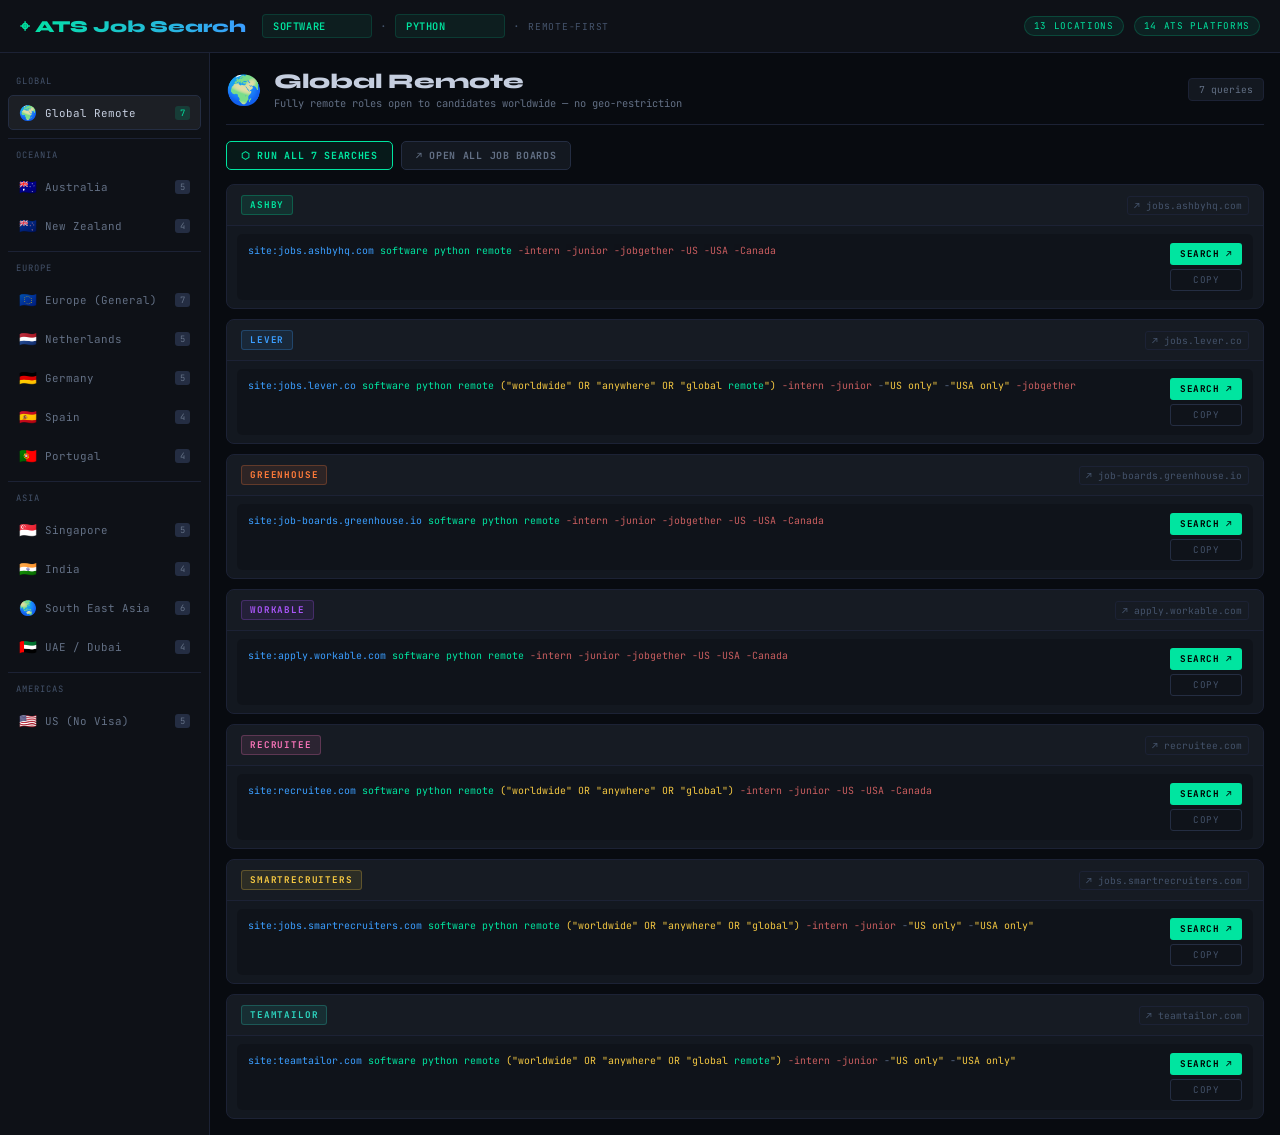
<file: index.html>
<!DOCTYPE html>
<html lang="en">

<head>
    <meta charset="UTF-8">
    <meta name="viewport" content="width=device-width, initial-scale=1.0">
    <title>ATS Job Search</title>
    <meta name="description"
        content="Search across 14 ATS platforms in 13 locations for Python software engineering roles.">
    <link rel="stylesheet" href="css/styles.css">
</head>

<body>

    <div class="topbar">
        <div class="logo">⌖ ATS Job Search</div>
        <div class="topbar-keywords">
            <input type="text" id="kw1" class="kw-input" value="software" placeholder="role keyword" spellcheck="false">
            <span class="kw-dot">·</span>
            <input type="text" id="kw2" class="kw-input" value="python" placeholder="skill keyword" spellcheck="false">
            <span class="kw-dot">·</span>
            <span class="kw-label">Remote-first</span>
        </div>
        <div class="topbar-right">
            <span class="pill">13 Locations</span>
            <span class="pill">14 ATS Platforms</span>
        </div>
    </div>

    <div class="layout">
        <!-- SIDEBAR -->
        <nav class="sidebar" id="sidebar">
            <div class="sidebar-section">Global</div>
            <button class="loc-btn active" onclick="setLoc('global', this)">
                <span class="flag">🌍</span><span class="loc-name">Global Remote</span><span class="count"
                    id="cnt-global">7</span>
            </button>

            <div class="sidebar-section">Oceania</div>
            <button class="loc-btn" onclick="setLoc('au', this)">
                <span class="flag">🇦🇺</span><span class="loc-name">Australia</span><span class="count"
                    id="cnt-au">5</span>
            </button>
            <button class="loc-btn" onclick="setLoc('nz', this)">
                <span class="flag">🇳🇿</span><span class="loc-name">New Zealand</span><span class="count"
                    id="cnt-nz">4</span>
            </button>

            <div class="sidebar-section">Europe</div>
            <button class="loc-btn" onclick="setLoc('eu', this)">
                <span class="flag">🇪🇺</span><span class="loc-name">Europe (General)</span><span class="count"
                    id="cnt-eu">7</span>
            </button>
            <button class="loc-btn" onclick="setLoc('nl', this)">
                <span class="flag">🇳🇱</span><span class="loc-name">Netherlands</span><span class="count"
                    id="cnt-nl">5</span>
            </button>
            <button class="loc-btn" onclick="setLoc('de', this)">
                <span class="flag">🇩🇪</span><span class="loc-name">Germany</span><span class="count"
                    id="cnt-de">5</span>
            </button>
            <button class="loc-btn" onclick="setLoc('es', this)">
                <span class="flag">🇪🇸</span><span class="loc-name">Spain</span><span class="count"
                    id="cnt-es">4</span>
            </button>
            <button class="loc-btn" onclick="setLoc('pt', this)">
                <span class="flag">🇵🇹</span><span class="loc-name">Portugal</span><span class="count"
                    id="cnt-pt">4</span>
            </button>

            <div class="sidebar-section">Asia</div>
            <button class="loc-btn" onclick="setLoc('sg', this)">
                <span class="flag">🇸🇬</span><span class="loc-name">Singapore</span><span class="count"
                    id="cnt-sg">5</span>
            </button>
            <button class="loc-btn" onclick="setLoc('in', this)">
                <span class="flag">🇮🇳</span><span class="loc-name">India</span><span class="count"
                    id="cnt-in">4</span>
            </button>
            <button class="loc-btn" onclick="setLoc('ea', this)">
                <span class="flag">🌏</span><span class="loc-name">South East Asia</span><span class="count"
                    id="cnt-ea">4</span>
            </button>
            <button class="loc-btn" onclick="setLoc('ae', this)">
                <span class="flag">🇦🇪</span><span class="loc-name">UAE / Dubai</span><span class="count"
                    id="cnt-ae">4</span>
            </button>

            <div class="sidebar-section">Americas</div>
            <button class="loc-btn" onclick="setLoc('us', this)">
                <span class="flag">🇺🇸</span><span class="loc-name">US (No Visa)</span><span class="count"
                    id="cnt-us">5</span>
            </button>
        </nav>

        <!-- MAIN -->
        <main class="main" id="main">
            <!-- Rendered by JS -->
        </main>
    </div>

    <script src="js/data.js"></script>
    <script src="js/app.js"></script>
</body>

</html>
</file>
<file: css/styles.css>
@import url('https://fonts.googleapis.com/css2?family=JetBrains+Mono:wght@300;400;600;700&family=Syne:wght@400;700;800&display=swap');

:root {
    --bg: #080b10;
    --panel: #0e1117;
    --panel2: #131820;
    --border: #1c2235;
    --border2: #242d42;
    --green: #00e5a0;
    --blue: #3b9eff;
    --orange: #ff7b3a;
    --purple: #a855f7;
    --yellow: #f5c842;
    --pink: #f472b6;
    --red: #f87171;
    --teal: #2dd4bf;
    --text: #c5cedf;
    --muted: #44536b;
    --muted2: #637085;
    --sidebar-w: 210px;
}

* {
    box-sizing: border-box;
    margin: 0;
    padding: 0;
}

body {
    font-family: 'JetBrains Mono', monospace;
    background: var(--bg);
    color: var(--text);
    min-height: 100vh;
    display: flex;
    flex-direction: column;
}

/* ── TOP BAR ── */
.topbar {
    display: flex;
    align-items: center;
    gap: 16px;
    padding: 14px 20px;
    border-bottom: 1px solid var(--border);
    background: var(--panel);
    flex-shrink: 0;
    position: sticky;
    top: 0;
    z-index: 100;
}

.logo {
    font-family: 'Syne', sans-serif;
    font-weight: 800;
    font-size: 1.05rem;
    background: linear-gradient(90deg, var(--green), var(--blue));
    -webkit-background-clip: text;
    -webkit-text-fill-color: transparent;
    background-clip: text;
    white-space: nowrap;
}

.topbar-keywords {
    display: flex;
    align-items: center;
    gap: 8px;
}

.kw-input {
    font-family: 'JetBrains Mono', monospace;
    font-size: 0.65rem;
    font-weight: 600;
    letter-spacing: 0.06em;
    text-transform: uppercase;
    color: var(--green);
    background: rgba(0, 229, 160, 0.06);
    border: 1px solid rgba(0, 229, 160, 0.15);
    border-radius: 4px;
    padding: 4px 10px;
    width: 110px;
    outline: none;
    transition: all 0.2s;
}

.kw-input::placeholder {
    color: var(--muted);
    text-transform: uppercase;
}

.kw-input:focus {
    background: rgba(0, 229, 160, 0.1);
    border-color: var(--green);
    box-shadow: 0 0 0 2px rgba(0, 229, 160, 0.1);
}

.kw-dot {
    color: var(--muted);
    font-size: 0.7rem;
    user-select: none;
}

.kw-label {
    font-size: 0.6rem;
    color: var(--muted);
    letter-spacing: 0.08em;
    text-transform: uppercase;
}

.topbar-right {
    margin-left: auto;
    display: flex;
    align-items: center;
    gap: 10px;
}

.pill {
    font-size: 0.58rem;
    padding: 3px 9px;
    border-radius: 20px;
    background: rgba(0, 229, 160, 0.08);
    border: 1px solid rgba(0, 229, 160, 0.2);
    color: var(--green);
    letter-spacing: 0.07em;
    text-transform: uppercase;
    white-space: nowrap;
}

/* ── LAYOUT ── */
.layout {
    display: flex;
    flex: 1;
    min-height: 0;
    overflow: hidden;
}

/* ── SIDEBAR ── */
.sidebar {
    width: var(--sidebar-w);
    flex-shrink: 0;
    border-right: 1px solid var(--border);
    background: var(--panel);
    overflow-y: auto;
    padding: 12px 8px;
    display: flex;
    flex-direction: column;
    gap: 4px;
}

.sidebar-section {
    font-size: 0.55rem;
    color: var(--muted);
    letter-spacing: 0.12em;
    text-transform: uppercase;
    padding: 10px 8px 4px;
    border-top: 1px solid var(--border);
    margin-top: 4px;
}

.sidebar-section:first-child {
    border-top: none;
    margin-top: 0;
}

.loc-btn {
    display: flex;
    align-items: center;
    gap: 8px;
    padding: 7px 10px;
    border-radius: 5px;
    border: 1px solid transparent;
    background: none;
    color: var(--muted2);
    font-family: 'JetBrains Mono', monospace;
    font-size: 0.68rem;
    cursor: pointer;
    text-align: left;
    width: 100%;
    transition: all 0.15s;
}

.loc-btn:hover {
    color: var(--text);
    background: rgba(255, 255, 255, 0.04);
}

.loc-btn.active {
    color: var(--text);
    background: rgba(255, 255, 255, 0.06);
    border-color: var(--border2);
}

.loc-btn .flag {
    font-size: 0.9rem;
    flex-shrink: 0;
}

.loc-btn .loc-name {
    flex: 1;
}

.loc-btn .count {
    font-size: 0.55rem;
    background: var(--border2);
    color: var(--muted2);
    padding: 1px 5px;
    border-radius: 3px;
    flex-shrink: 0;
}

.loc-btn.active .count {
    background: rgba(0, 229, 160, 0.15);
    color: var(--green);
}

/* ── MAIN CONTENT ── */
.main {
    flex: 1;
    overflow-y: auto;
    padding: 16px;
}

.loc-header {
    display: flex;
    align-items: center;
    gap: 12px;
    margin-bottom: 16px;
    padding-bottom: 14px;
    border-bottom: 1px solid var(--border);
}

.loc-flag {
    font-size: 1.8rem;
}

.loc-title {
    font-family: 'Syne', sans-serif;
    font-size: 1.3rem;
    font-weight: 800;
}

.loc-desc {
    font-size: 0.65rem;
    color: var(--muted2);
    margin-top: 2px;
}

.ats-count-badge {
    margin-left: auto;
    font-size: 0.6rem;
    padding: 4px 10px;
    border-radius: 4px;
    background: var(--panel2);
    border: 1px solid var(--border);
    color: var(--muted2);
}

/* Open All button */
.open-all-bar {
    display: flex;
    gap: 8px;
    margin-bottom: 14px;
    flex-wrap: wrap;
}

.btn-open-all {
    font-family: 'JetBrains Mono', monospace;
    font-size: 0.62rem;
    font-weight: 700;
    letter-spacing: 0.07em;
    text-transform: uppercase;
    padding: 7px 14px;
    border-radius: 5px;
    border: 1px solid var(--green);
    background: rgba(0, 229, 160, 0.07);
    color: var(--green);
    cursor: pointer;
    transition: all 0.15s;
}

.btn-open-all:hover {
    background: rgba(0, 229, 160, 0.15);
}

.btn-open-direct {
    font-family: 'JetBrains Mono', monospace;
    font-size: 0.62rem;
    font-weight: 700;
    letter-spacing: 0.07em;
    text-transform: uppercase;
    padding: 7px 14px;
    border-radius: 5px;
    border: 1px solid var(--border2);
    background: var(--panel2);
    color: var(--muted2);
    cursor: pointer;
    transition: all 0.15s;
}

.btn-open-direct:hover {
    color: var(--text);
    border-color: var(--blue);
    color: var(--blue);
}

/* ── ATS CARDS ── */
.cards-grid {
    display: flex;
    flex-direction: column;
    gap: 10px;
}

.ats-card {
    background: var(--panel2);
    border: 1px solid var(--border);
    border-radius: 8px;
    overflow: hidden;
    transition: border-color 0.15s;
}

.ats-card:hover {
    border-color: var(--border2);
}

.card-header {
    display: flex;
    align-items: center;
    gap: 10px;
    padding: 10px 14px;
    border-bottom: 1px solid var(--border);
    background: rgba(255, 255, 255, 0.01);
}

.ats-badge {
    font-size: 0.58rem;
    font-weight: 700;
    letter-spacing: 0.09em;
    text-transform: uppercase;
    padding: 3px 8px;
    border-radius: 3px;
    white-space: nowrap;
    flex-shrink: 0;
}

.b-ashby {
    background: rgba(0, 229, 160, 0.1);
    color: var(--green);
    border: 1px solid rgba(0, 229, 160, 0.25);
}

.b-lever {
    background: rgba(59, 158, 255, 0.1);
    color: var(--blue);
    border: 1px solid rgba(59, 158, 255, 0.25);
}

.b-gh {
    background: rgba(255, 123, 58, 0.1);
    color: var(--orange);
    border: 1px solid rgba(255, 123, 58, 0.25);
}

.b-workable {
    background: rgba(168, 85, 247, 0.1);
    color: var(--purple);
    border: 1px solid rgba(168, 85, 247, 0.25);
}

.b-recruitee {
    background: rgba(244, 114, 182, 0.1);
    color: var(--pink);
    border: 1px solid rgba(244, 114, 182, 0.25);
}

.b-smart {
    background: rgba(245, 200, 66, 0.1);
    color: var(--yellow);
    border: 1px solid rgba(245, 200, 66, 0.25);
}

.b-tailor {
    background: rgba(45, 212, 191, 0.1);
    color: var(--teal);
    border: 1px solid rgba(45, 212, 191, 0.25);
}

.b-personio {
    background: rgba(248, 113, 113, 0.1);
    color: var(--red);
    border: 1px solid rgba(248, 113, 113, 0.25);
}

.b-pageup {
    background: rgba(59, 158, 255, 0.1);
    color: var(--blue);
    border: 1px solid rgba(59, 158, 255, 0.25);
}

.b-workday {
    background: rgba(168, 85, 247, 0.1);
    color: var(--purple);
    border: 1px solid rgba(168, 85, 247, 0.25);
}

.b-breezy {
    background: rgba(0, 229, 160, 0.1);
    color: var(--green);
    border: 1px solid rgba(0, 229, 160, 0.25);
}

.b-pinpoint {
    background: rgba(245, 200, 66, 0.1);
    color: var(--yellow);
    border: 1px solid rgba(245, 200, 66, 0.25);
}

.b-zoho {
    background: rgba(45, 212, 191, 0.1);
    color: var(--teal);
    border: 1px solid rgba(45, 212, 191, 0.25);
}

.b-taleo {
    background: rgba(255, 123, 58, 0.1);
    color: var(--orange);
    border: 1px solid rgba(255, 123, 58, 0.25);
}

.card-ats-name {
    font-size: 0.72rem;
    font-weight: 600;
    color: var(--text);
}

.card-ats-url {
    font-size: 0.6rem;
    color: var(--muted);
    margin-left: auto;
    white-space: nowrap;
    overflow: hidden;
    text-overflow: ellipsis;
    max-width: 200px;
}

.card-direct-link {
    font-size: 0.6rem;
    color: var(--muted);
    text-decoration: none;
    margin-left: auto;
    padding: 2px 6px;
    border-radius: 3px;
    border: 1px solid var(--border);
    transition: all 0.12s;
    white-space: nowrap;
}

.card-direct-link:hover {
    color: var(--blue);
    border-color: var(--blue);
}

/* Queries inside card */
.queries {
    padding: 8px 10px;
    display: flex;
    flex-direction: column;
    gap: 6px;
}

.q-row {
    display: flex;
    align-items: stretch;
    gap: 8px;
    padding: 8px 10px;
    border-radius: 5px;
    background: rgba(0, 0, 0, 0.2);
    border: 1px solid transparent;
    transition: all 0.13s;
}

.q-row:hover {
    border-color: var(--border);
    background: rgba(255, 255, 255, 0.02);
}

.q-text {
    flex: 1;
    font-size: 0.62rem;
    color: #5a6a88;
    line-height: 1.55;
    word-break: break-all;
    font-family: 'JetBrains Mono', monospace;
}

.q-text .t-site {
    color: var(--blue);
}

.q-text .t-kw {
    color: var(--green);
}

.q-text .t-neg {
    color: var(--red);
    opacity: 0.8;
}

.q-text .t-or {
    color: var(--yellow);
}

.q-text .t-loc {
    color: var(--teal);
}

.q-actions {
    display: flex;
    flex-direction: column;
    gap: 4px;
    flex-shrink: 0;
}

.btn-go {
    font-family: 'JetBrains Mono', monospace;
    font-size: 0.58rem;
    font-weight: 700;
    padding: 5px 10px;
    border-radius: 3px;
    border: none;
    cursor: pointer;
    letter-spacing: 0.05em;
    text-transform: uppercase;
    white-space: nowrap;
    background: var(--green);
    color: #000;
    transition: all 0.13s;
}

.btn-go:hover {
    filter: brightness(1.15);
}

.btn-cp {
    font-family: 'JetBrains Mono', monospace;
    font-size: 0.58rem;
    padding: 4px 10px;
    border-radius: 3px;
    border: 1px solid var(--border2);
    background: transparent;
    color: var(--muted);
    cursor: pointer;
    letter-spacing: 0.04em;
    text-transform: uppercase;
    white-space: nowrap;
    transition: all 0.13s;
}

.btn-cp:hover {
    color: var(--text);
    border-color: var(--muted);
}

.btn-cp.ok {
    color: var(--green);
    border-color: rgba(0, 229, 160, 0.4);
}

/* ── MOBILE ── */
@media (max-width: 700px) {
    .layout {
        flex-direction: column;
    }

    .sidebar {
        width: 100%;
        border-right: none;
        border-bottom: 1px solid var(--border);
        overflow-x: auto;
        flex-direction: row;
        flex-wrap: nowrap;
        padding: 8px;
        gap: 4px;
    }

    .sidebar-section {
        display: none;
    }

    .loc-btn {
        white-space: nowrap;
        flex-shrink: 0;
        width: auto;
    }

    .loc-btn .count {
        display: none;
    }

    .main {
        padding: 12px;
    }
}
</file>
